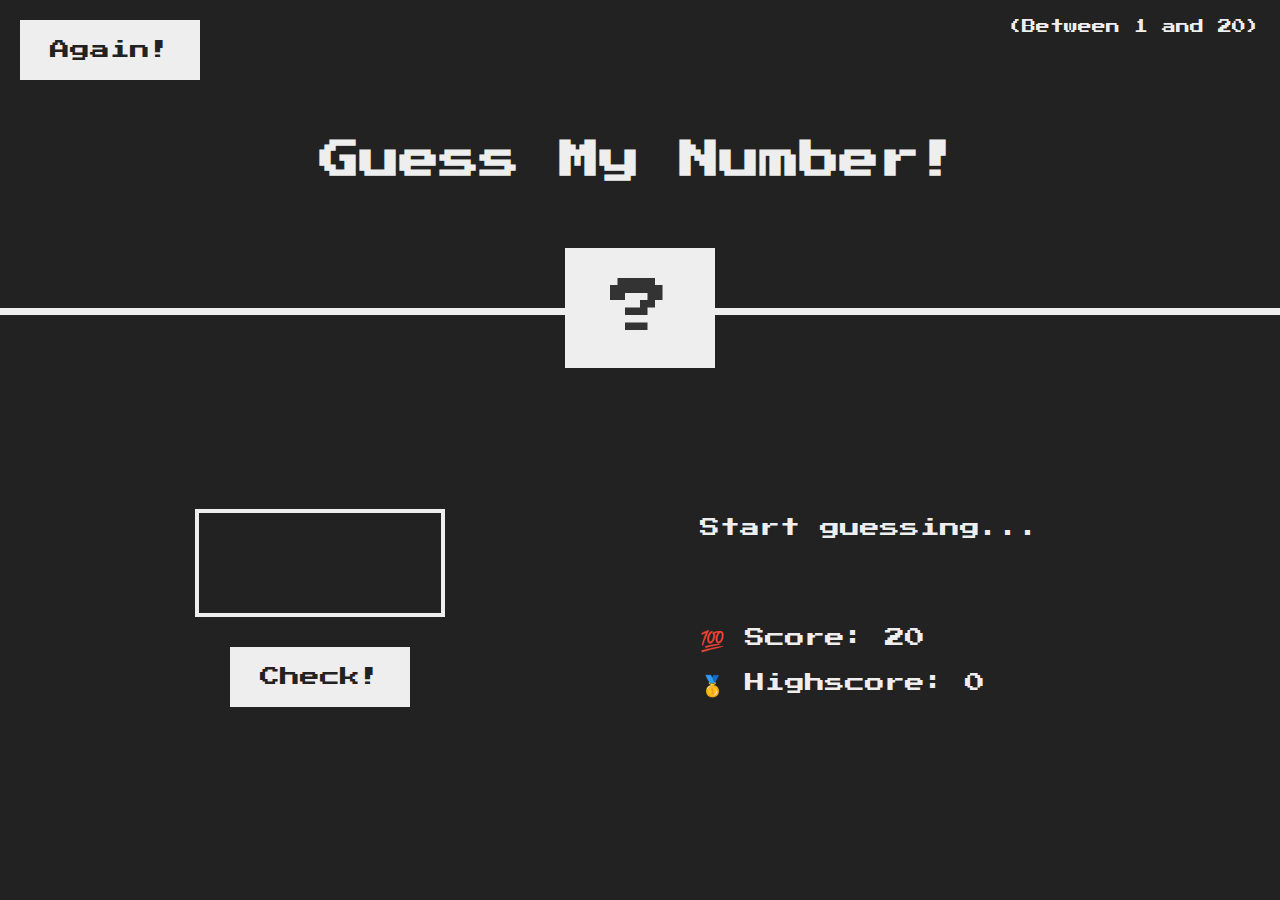
<file: 05-Guess-My-Number/starter/index.html>
<!DOCTYPE html>
<html lang="en">
  <head>
    <meta charset="UTF-8" />
    <meta name="viewport" content="width=device-width, initial-scale=1.0" />
    <meta http-equiv="X-UA-Compatible" content="ie=edge" />
    <link rel="stylesheet" href="style.css" />
    <title>Guess My Number!</title>
  </head>
  <body>
    <header>
      <h1>Guess My Number!</h1>
      <p class="between">(Between 1 and 20)</p>
      <button class="btn again">Again!</button>
      <div class="number">?</div>
    </header>
    <main>
      <section class="left">
        <input type="number" class="guess" />
        <button class="btn check">Check!</button>
      </section>
      <section class="right">
        <p class="message">Start guessing...</p>
        <p class="label-score">💯 Score: <span class="score">20</span></p>
        <p class="label-highscore">
          🥇 Highscore: <span class="highscore">0</span>
        </p>
      </section>
    </main>
    <script src="script.js"></script>
  </body>
</html>
</file>
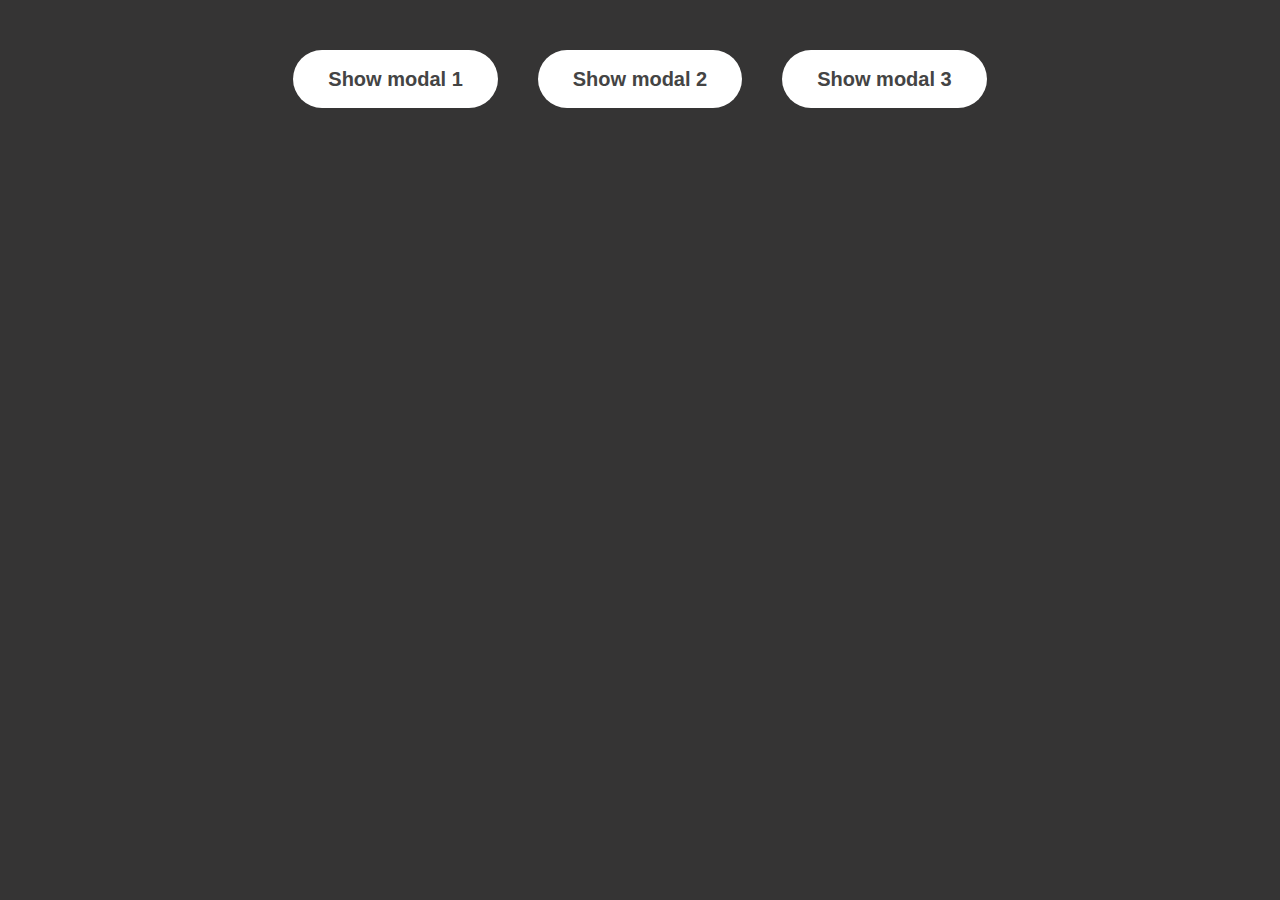
<file: 06-Modal/starter/index.html>
<!DOCTYPE html>
<html lang="en">
  <head>
    <meta charset="UTF-8" />
    <meta name="viewport" content="width=device-width, initial-scale=1.0" />
    <meta http-equiv="X-UA-Compatible" content="ie=edge" />
    <link rel="stylesheet" href="style.css" />
    <title>Modal window</title>
  </head>
  <body>
    <button class="show-modal">Show modal 1</button>
    <button class="show-modal">Show modal 2</button>
    <button class="show-modal">Show modal 3</button>

    <div class="modal hidden">
      <button class="close-modal">&times;</button>
      <h1>I'm a modal window 😍</h1>
      <p>
        Lorem ipsum dolor sit amet, consectetur adipisicing elit, sed do eiusmod
        tempor incididunt ut labore et dolore magna aliqua. Ut enim ad minim
        veniam, quis nostrud exercitation ullamco laboris nisi ut aliquip ex ea
        commodo consequat. Duis aute irure dolor in reprehenderit in voluptate
        velit esse cillum dolore eu fugiat nulla pariatur. Excepteur sint
        occaecat cupidatat non proident, sunt in culpa qui officia deserunt
        mollit anim id est laborum.
      </p>
    </div>
    <div class="overlay hidden"></div>

    <script src="script.js"></script>
  </body>
</html>
</file>
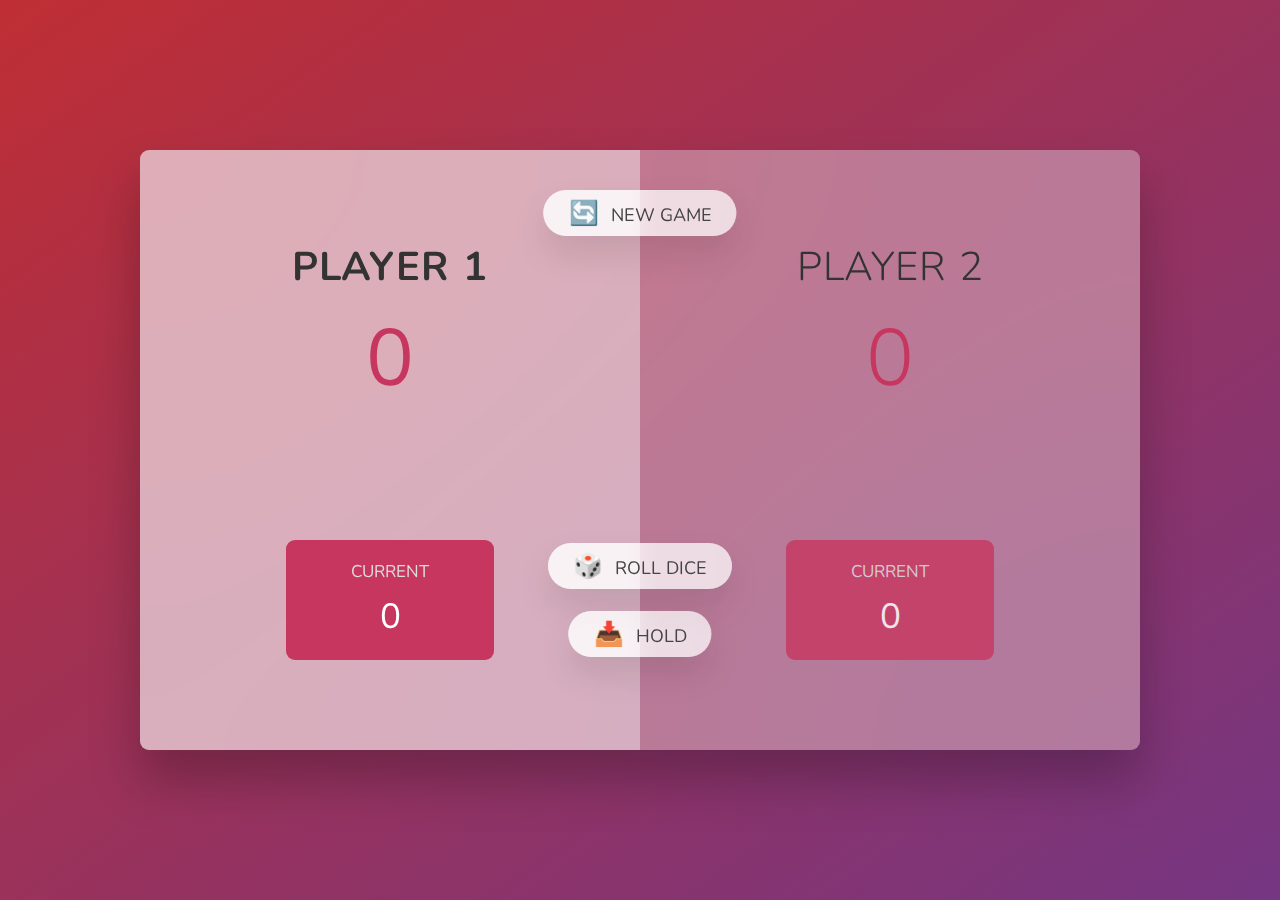
<file: 07-Pig-Game/starter/index.html>
<!DOCTYPE html>
<html lang="en">
  <head>
    <meta charset="UTF-8" />
    <meta name="viewport" content="width=device-width, initial-scale=1.0" />
    <meta http-equiv="X-UA-Compatible" content="ie=edge" />
    <link rel="stylesheet" href="style.css" />
    <title>Pig Game</title>
  </head>
  <body>
    <main>
      <section class="player player--0 player--active">
        <h2 class="name" id="name--0">Player 1</h2>
        <p class="score" id="score--0">43</p>
        <div class="current">
          <p class="current-label">Current</p>
          <p class="current-score" id="current--0">0</p>
        </div>
      </section>
      <section class="player player--1">
        <h2 class="name" id="name--1">Player 2</h2>
        <p class="score" id="score--1">24</p>
        <div class="current">
          <p class="current-label">Current</p>
          <p class="current-score" id="current--1">0</p>
        </div>
      </section>

      <img src="dice-5.png" alt="Playing dice" class="dice" />
      <button class="btn btn--new">🔄 New game</button>
      <button class="btn btn--roll">🎲 Roll dice</button>
      <button class="btn btn--hold">📥 Hold</button>
    </main>
    <script src="script.js"></script>
  </body>
</html>
</file>
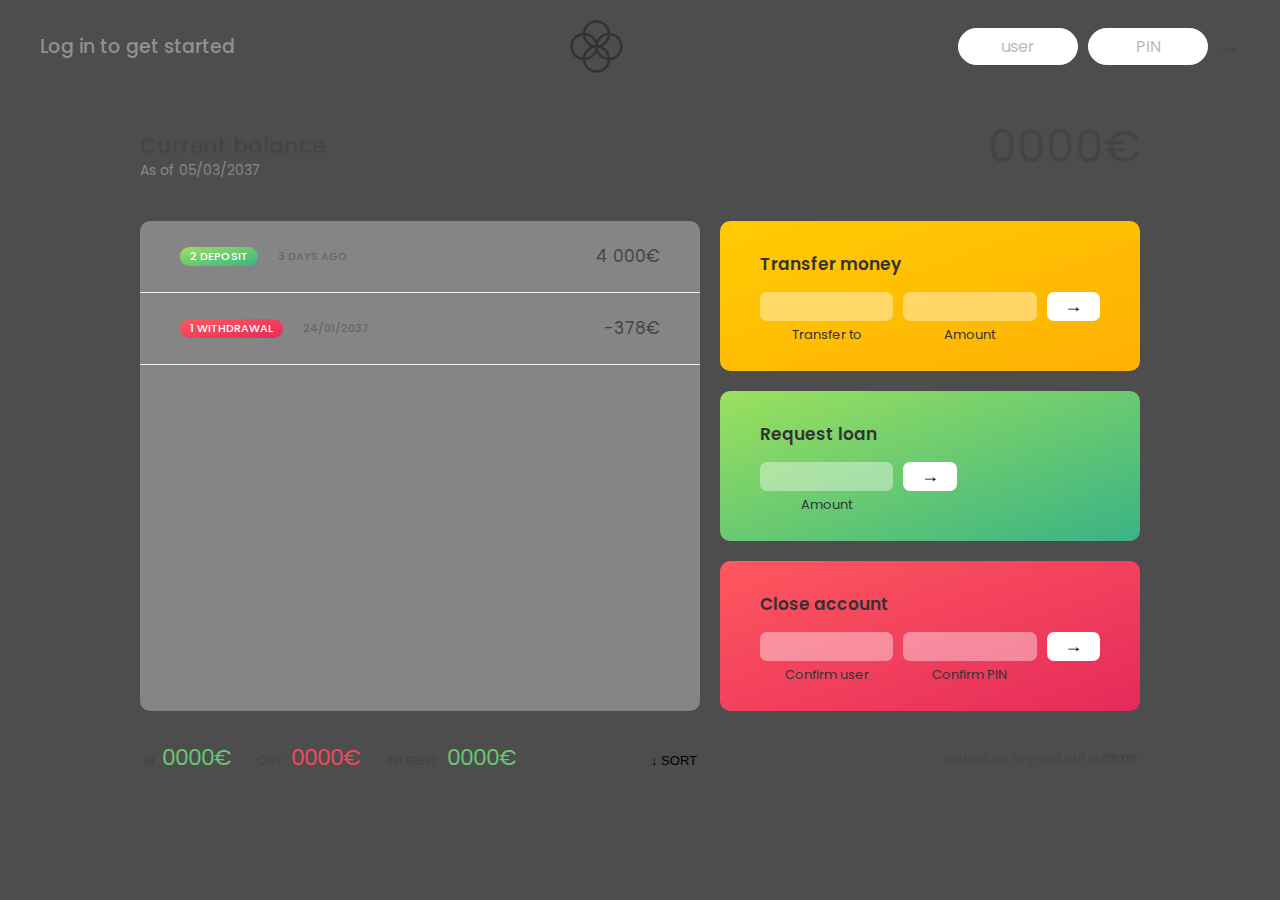
<file: Array/starter/index.html>
<!DOCTYPE html>
<html lang="en">
  <head>
    <meta charset="UTF-8" />
    <meta name="viewport" content="width=device-width, initial-scale=1.0" />
    <meta http-equiv="X-UA-Compatible" content="ie=edge" />
    <link rel="shortcut icon" type="image/png" href="/icon.png" />

    <link
      href="https://fonts.googleapis.com/css?family=Poppins:400,500,600&display=swap"
      rel="stylesheet"
    />

    <link rel="stylesheet" href="style.css" />
    <title>Bankist</title>
  </head>
  <body>
    <!-- TOP NAVIGATION -->
    <nav>
      <p class="welcome">Log in to get started</p>
      <img src="logo.png" alt="Logo" class="logo" />
      <form class="login">
        <input
          type="text"
          placeholder="user"
          class="login__input login__input--user"
        />
        <!-- In practice, use type="password" -->
        <input
          type="text"
          placeholder="PIN"
          maxlength="4"
          class="login__input login__input--pin"
        />
        <button class="login__btn">&rarr;</button>
      </form>
    </nav>

    <main class="app">
      <!-- BALANCE -->
      <div class="balance">
        <div>
          <p class="balance__label">Current balance</p>
          <p class="balance__date">
            As of <span class="date">05/03/2037</span>
          </p>
        </div>
        <p class="balance__value">0000€</p>
      </div>

      <!-- MOVEMENTS -->
      <div class="movements">
        <div class="movements__row">
          <div class="movements__type movements__type--deposit">2 deposit</div>
          <div class="movements__date">3 days ago</div>
          <div class="movements__value">4 000€</div>
        </div>
        <div class="movements__row">
          <div class="movements__type movements__type--withdrawal">
            1 withdrawal
          </div>
          <div class="movements__date">24/01/2037</div>
          <div class="movements__value">-378€</div>
        </div>
      </div>

      <!-- SUMMARY -->
      <div class="summary">
        <p class="summary__label">In</p>
        <p class="summary__value summary__value--in">0000€</p>
        <p class="summary__label">Out</p>
        <p class="summary__value summary__value--out">0000€</p>
        <p class="summary__label">Interest</p>
        <p class="summary__value summary__value--interest">0000€</p>
        <button class="btn--sort">&downarrow; SORT</button>
      </div>

      <!-- OPERATION: TRANSFERS -->
      <div class="operation operation--transfer">
        <h2>Transfer money</h2>
        <form class="form form--transfer">
          <input type="text" class="form__input form__input--to" />
          <input type="number" class="form__input form__input--amount" />
          <button class="form__btn form__btn--transfer">&rarr;</button>
          <label class="form__label">Transfer to</label>
          <label class="form__label">Amount</label>
        </form>
      </div>

      <!-- OPERATION: LOAN -->
      <div class="operation operation--loan">
        <h2>Request loan</h2>
        <form class="form form--loan">
          <input type="number" class="form__input form__input--loan-amount" />
          <button class="form__btn form__btn--loan">&rarr;</button>
          <label class="form__label form__label--loan">Amount</label>
        </form>
      </div>

      <!-- OPERATION: CLOSE -->
      <div class="operation operation--close">
        <h2>Close account</h2>
        <form class="form form--close">
          <input type="text" class="form__input form__input--user" />
          <input
            type="password"
            maxlength="6"
            class="form__input form__input--pin"
          />
          <button class="form__btn form__btn--close">&rarr;</button>
          <label class="form__label">Confirm user</label>
          <label class="form__label">Confirm PIN</label>
        </form>
      </div>

      <!-- LOGOUT TIMER -->
      <p class="logout-timer">
        You will be logged out in <span class="timer">05:00</span>
      </p>
    </main>

    <!-- <footer>
      &copy; by Jonas Schmedtmann. Don't claim as your own :)
    </footer> -->

    <script src="script.js"></script>
  </body>
</html>
</file>
<file: 05-Guess-My-Number/starter/style.css>
@import url('https://fonts.googleapis.com/css?family=Press+Start+2P&display=swap');

* {
  margin: 0;
  padding: 0;
  box-sizing: inherit;
}

html {
  font-size: 62.5%;
  box-sizing: border-box;
}

body {
  font-family: 'Press Start 2P', sans-serif;
  color: #eee;
  background-color: #222;
  /* background-color: #60b347; */
}

/* LAYOUT */
header {
  position: relative;
  height: 35vh;
  border-bottom: 7px solid #eee;
}

main {
  height: 65vh;
  color: #eee;
  display: flex;
  align-items: center;
  justify-content: space-around;
}

.left {
  width: 52rem;
  display: flex;
  flex-direction: column;
  align-items: center;
}

.right {
  width: 52rem;
  font-size: 2rem;
}

/* ELEMENTS STYLE */
h1 {
  font-size: 4rem;
  text-align: center;
  position: absolute;
  width: 100%;
  top: 52%;
  left: 50%;
  transform: translate(-50%, -50%);
}

.number {
  background: #eee;
  color: #333;
  font-size: 6rem;
  width: 15rem;
  padding: 3rem 0rem;
  text-align: center;
  position: absolute;
  bottom: 0;
  left: 50%;
  transform: translate(-50%, 50%);
}

.between {
  font-size: 1.4rem;
  position: absolute;
  top: 2rem;
  right: 2rem;
}

.again {
  position: absolute;
  top: 2rem;
  left: 2rem;
}

.guess {
  background: none;
  border: 4px solid #eee;
  font-family: inherit;
  color: inherit;
  font-size: 5rem;
  padding: 2.5rem;
  width: 25rem;
  text-align: center;
  display: block;
  margin-bottom: 3rem;
}

.btn {
  border: none;
  background-color: #eee;
  color: #222;
  font-size: 2rem;
  font-family: inherit;
  padding: 2rem 3rem;
  cursor: pointer;
}

.btn:hover {
  background-color: #ccc;
}

.message {
  margin-bottom: 8rem;
  height: 3rem;
}

.label-score {
  margin-bottom: 2rem;
}
</file>
<file: 06-Modal/starter/style.css>
* {
  margin: 0;
  padding: 0;
  box-sizing: inherit;
}

html {
  font-size: 62.5%;
  box-sizing: border-box;
}

body {
  font-family: sans-serif;
  color: #333;
  line-height: 1.5;
  height: 100vh;
  position: relative;
  display: flex;
  align-items: flex-start;
  justify-content: center;
  background: rgb(53, 52, 52);
}

.show-modal {
  font-size: 2rem;
  font-weight: 600;
  padding: 1.75rem 3.5rem;
  margin: 5rem 2rem;
  border: none;
  background-color: #fff;
  color: #444;
  border-radius: 10rem;
  cursor: pointer;
}

.close-modal {
  position: absolute;
  top: 1.2rem;
  right: 2rem;
  font-size: 5rem;
  color: #333;
  cursor: pointer;
  border: none;
  background: none;
}

h1 {
  font-size: 2.5rem;
  margin-bottom: 2rem;
}

p {
  font-size: 1.8rem;
}

/* -------------------------- */
/* CLASSES TO MAKE MODAL WORK */
.hidden {
  display: none;
}

.modal {
  position: absolute;
  top: 50%;
  left: 50%;
  transform: translate(-50%, -50%);
  width: 70%;

  background-color: white;
  padding: 6rem;
  border-radius: 5px;
  box-shadow: 0 3rem 5rem rgba(0, 0, 0, 0.3);
  z-index: 10;
}

.overlay {
  position: absolute;
  top: 0;
  left: 0;
  width: 100%;
  height: 100%;
  background-color: rgba(0, 0, 0, 0.6);
  backdrop-filter: blur(3px);
  z-index: 5;
}
</file>
<file: 07-Pig-Game/starter/style.css>
@import url('https://fonts.googleapis.com/css2?family=Nunito&display=swap');

* {
  margin: 0;
  padding: 0;
  box-sizing: inherit;
}

html {
  font-size: 62.5%;
  box-sizing: border-box;
}

body {
  font-family: 'Nunito', sans-serif;
  font-weight: 400;
  height: 100vh;
  color: #333;
  background-image: linear-gradient(to top left, #753682 0%, #bf2e34 100%);
  display: flex;
  align-items: center;
  justify-content: center;
}

/* LAYOUT */
main {
  position: relative;
  width: 100rem;
  height: 60rem;
  background-color: rgba(255, 255, 255, 0.35);
  backdrop-filter: blur(200px);
  filter: blur();
  box-shadow: 0 3rem 5rem rgba(0, 0, 0, 0.25);
  border-radius: 9px;
  overflow: hidden;
  display: flex;
}

.player {
  flex: 50%;
  padding: 9rem;
  display: flex;
  flex-direction: column;
  align-items: center;
  transition: all 0.75s;
}

/* ELEMENTS */
.name {
  position: relative;
  font-size: 4rem;
  text-transform: uppercase;
  letter-spacing: 1px;
  word-spacing: 2px;
  font-weight: 300;
  margin-bottom: 1rem;
}

.score {
  font-size: 8rem;
  font-weight: 300;
  color: #c7365f;
  margin-bottom: auto;
}

.player--active {
  background-color: rgba(255, 255, 255, 0.4);
}
.player--active .name {
  font-weight: 700;
}
.player--active .score {
  font-weight: 400;
}

.player--active .current {
  opacity: 1;
}

.current {
  background-color: #c7365f;
  opacity: 0.8;
  border-radius: 9px;
  color: #fff;
  width: 65%;
  padding: 2rem;
  text-align: center;
  transition: all 0.75s;
}

.current-label {
  text-transform: uppercase;
  margin-bottom: 1rem;
  font-size: 1.7rem;
  color: #ddd;
}

.current-score {
  font-size: 3.5rem;
}

/* ABSOLUTE POSITIONED ELEMENTS */
.btn {
  position: absolute;
  left: 50%;
  transform: translateX(-50%);
  color: #444;
  background: none;
  border: none;
  font-family: inherit;
  font-size: 1.8rem;
  text-transform: uppercase;
  cursor: pointer;
  font-weight: 400;
  transition: all 0.2s;

  background-color: white;
  background-color: rgba(255, 255, 255, 0.6);
  backdrop-filter: blur(10px);

  padding: 0.7rem 2.5rem;
  border-radius: 50rem;
  box-shadow: 0 1.75rem 3.5rem rgba(0, 0, 0, 0.1);
}

.btn::first-letter {
  font-size: 2.4rem;
  display: inline-block;
  margin-right: 0.7rem;
}

.btn--new {
  top: 4rem;
}
.btn--roll {
  top: 39.3rem;
}
.btn--hold {
  top: 46.1rem;
}

.btn:active {
  transform: translate(-50%, 3px);
  box-shadow: 0 1rem 2rem rgba(0, 0, 0, 0.15);
}

.btn:focus {
  outline: none;
}

.dice {
  position: absolute;
  left: 50%;
  top: 16.5rem;
  transform: translateX(-50%);
  height: 10rem;
  box-shadow: 0 2rem 5rem rgba(0, 0, 0, 0.2);
}

.player--winner {
  background-color: #2f2f2f;
}

.player--winner .name {
  font-weight: 700;
  color: #c7365f;
}

.hidden {
  display: none;
}
</file>
<file: Array/starter/style.css>
/*
 * Use this CSS to learn some intersting techniques,
 * in case you're wondering how I built the UI.
 * Have fun! 😁
 */

* {
  margin: 0;
  padding: 0;
  box-sizing: inherit;
}

html {
  font-size: 62.5%;
  box-sizing: border-box;
}

body {
  font-family: "Poppins", sans-serif;
  color: #444;
  background-color: #4e4d4d;
  height: 100vh;
  padding: 2rem;
}

nav {
  display: flex;
  justify-content: space-between;
  align-items: center;
  padding: 0 2rem;
}

.welcome {
  font-size: 1.9rem;
  font-weight: 500;
  color: rgb(146, 145, 145);
}

.logo {
  height: 5.25rem;
}

.login {
  display: flex;
}

.login__input {
  border: none;
  padding: 0.5rem 2rem;
  font-size: 1.6rem;
  font-family: inherit;
  text-align: center;
  width: 12rem;
  border-radius: 10rem;
  margin-right: 1rem;
  color: inherit;
  border: 1px solid #fff;
  transition: all 0.3s;
}

.login__input:focus {
  outline: none;
  border: 1px solid #ccc;
}

.login__input::placeholder {
  color: #bbb;
}

.login__btn {
  border: none;
  background: none;
  font-size: 2.2rem;
  color: inherit;
  cursor: pointer;
  transition: all 0.3s;
}

.login__btn:hover,
.login__btn:focus,
.btn--sort:hover,
.btn--sort:focus {
  outline: none;
  color: #777;
}

/* MAIN */
.app {
  position: relative;
  max-width: 100rem;
  margin: 4rem auto;
  display: grid;
  grid-template-columns: 4fr 3fr;
  grid-template-rows: auto repeat(3, 15rem) auto;
  gap: 2rem;

  /* NOTE This creates the fade in/out anumation */
  /* opacity: 0; */
  transition: all 1s;
}

.balance {
  grid-column: 1 / span 2;
  display: flex;
  align-items: flex-end;
  justify-content: space-between;
  margin-bottom: 2rem;
}

.balance__label {
  font-size: 2.2rem;
  font-weight: 500;
  margin-bottom: -0.2rem;
}

.balance__date {
  font-size: 1.4rem;
  color: #888;
}

.balance__value {
  font-size: 4.5rem;
  font-weight: 400;
}

/* MOVEMENTS */
.movements {
  grid-row: 2 / span 3;
  background-color: #868585;
  border-radius: 1rem;
  overflow: scroll;
}

.movements__row {
  padding: 2.25rem 4rem;
  display: flex;
  align-items: center;
  border-bottom: 1px solid #eee;
}

.movements__type {
  font-size: 1.1rem;
  text-transform: uppercase;
  font-weight: 500;
  color: #fff;
  padding: 0.1rem 1rem;
  border-radius: 10rem;
  margin-right: 2rem;
}

.movements__date {
  font-size: 1.1rem;
  text-transform: uppercase;
  font-weight: 500;
  color: #666;
}

.movements__type--deposit {
  background-image: linear-gradient(to top left, #39b385, #9be15d);
}

.movements__type--withdrawal {
  background-image: linear-gradient(to top left, #e52a5a, #ff585f);
}

.movements__value {
  font-size: 1.7rem;
  margin-left: auto;
}

/* SUMMARY */
.summary {
  grid-row: 5 / 6;
  display: flex;
  align-items: baseline;
  padding: 0 0.3rem;
  margin-top: 1rem;
}

.summary__label {
  font-size: 1.2rem;
  font-weight: 500;
  text-transform: uppercase;
  margin-right: 0.8rem;
}

.summary__value {
  font-size: 2.2rem;
  margin-right: 2.5rem;
}

.summary__value--in,
.summary__value--interest {
  color: #66c873;
}

.summary__value--out {
  color: #f5465d;
}

.btn--sort {
  margin-left: auto;
  border: none;
  background: none;
  font-size: 1.3rem;
  font-weight: 500;
  cursor: pointer;
}

/* OPERATIONS */
.operation {
  border-radius: 1rem;
  padding: 3rem 4rem;
  color: #333;
}

.operation--transfer {
  background-image: linear-gradient(to top left, #ffb003, #ffcb03);
}

.operation--loan {
  background-image: linear-gradient(to top left, #39b385, #9be15d);
}

.operation--close {
  background-image: linear-gradient(to top left, #e52a5a, #ff585f);
}

h2 {
  margin-bottom: 1.5rem;
  font-size: 1.7rem;
  font-weight: 600;
  color: #333;
}

.form {
  display: grid;
  grid-template-columns: 2.5fr 2.5fr 1fr;
  grid-template-rows: auto auto;
  gap: 0.4rem 1rem;
}

/* Exceptions for interst */
.form.form--loan {
  grid-template-columns: 2.5fr 1fr 2.5fr;
}
.form__label--loan {
  grid-row: 2;
}
/* End exceptions */

.form__input {
  width: 100%;
  border: none;
  background-color: rgba(255, 255, 255, 0.4);
  font-family: inherit;
  font-size: 1.5rem;
  text-align: center;
  color: #333;
  padding: 0.3rem 1rem;
  border-radius: 0.7rem;
  transition: all 0.3s;
}

.form__input:focus {
  outline: none;
  background-color: rgba(255, 255, 255, 0.6);
}

.form__label {
  font-size: 1.3rem;
  text-align: center;
}

.form__btn {
  border: none;
  border-radius: 0.7rem;
  font-size: 1.8rem;
  background-color: #fff;
  cursor: pointer;
  transition: all 0.3s;
}

.form__btn:focus {
  outline: none;
  background-color: rgba(255, 255, 255, 0.8);
}

.logout-timer {
  padding: 0 0.3rem;
  margin-top: 1.9rem;
  text-align: right;
  font-size: 1.25rem;
}

.timer {
  font-weight: 600;
}
</file>
